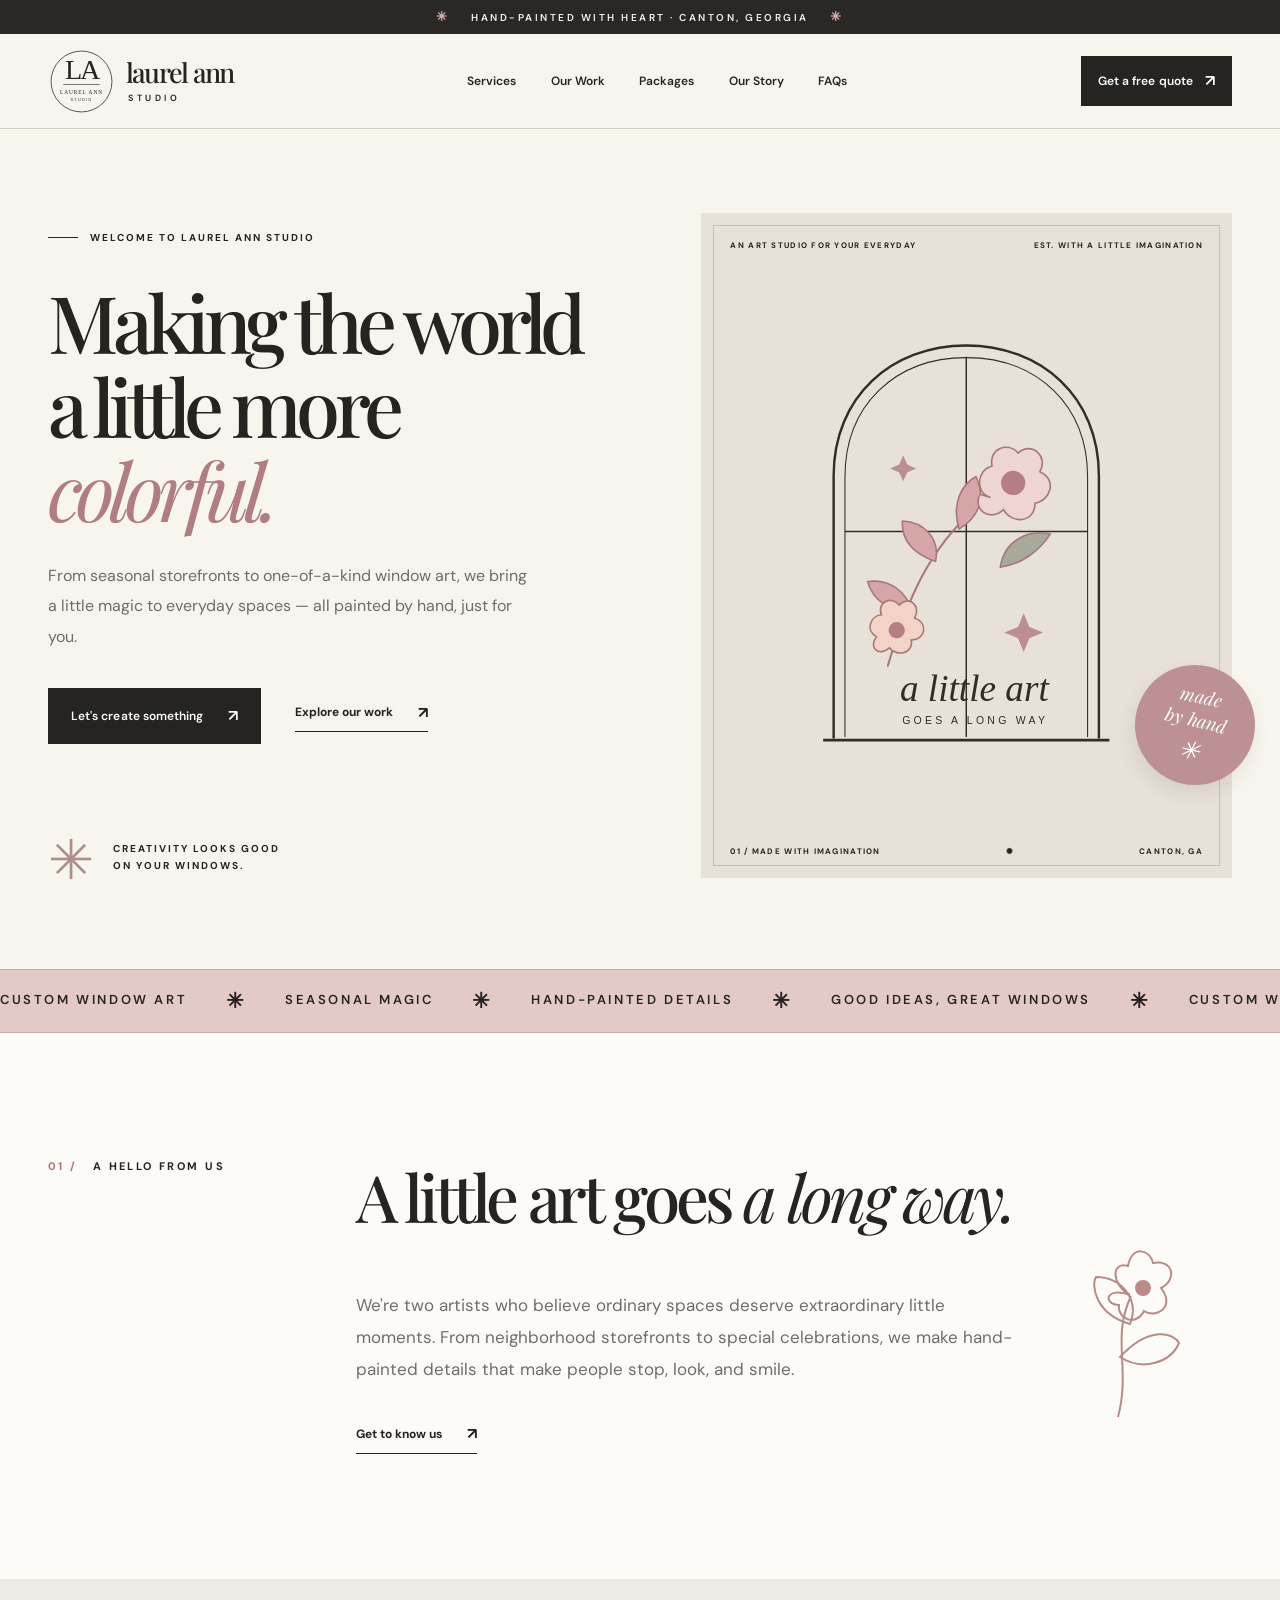
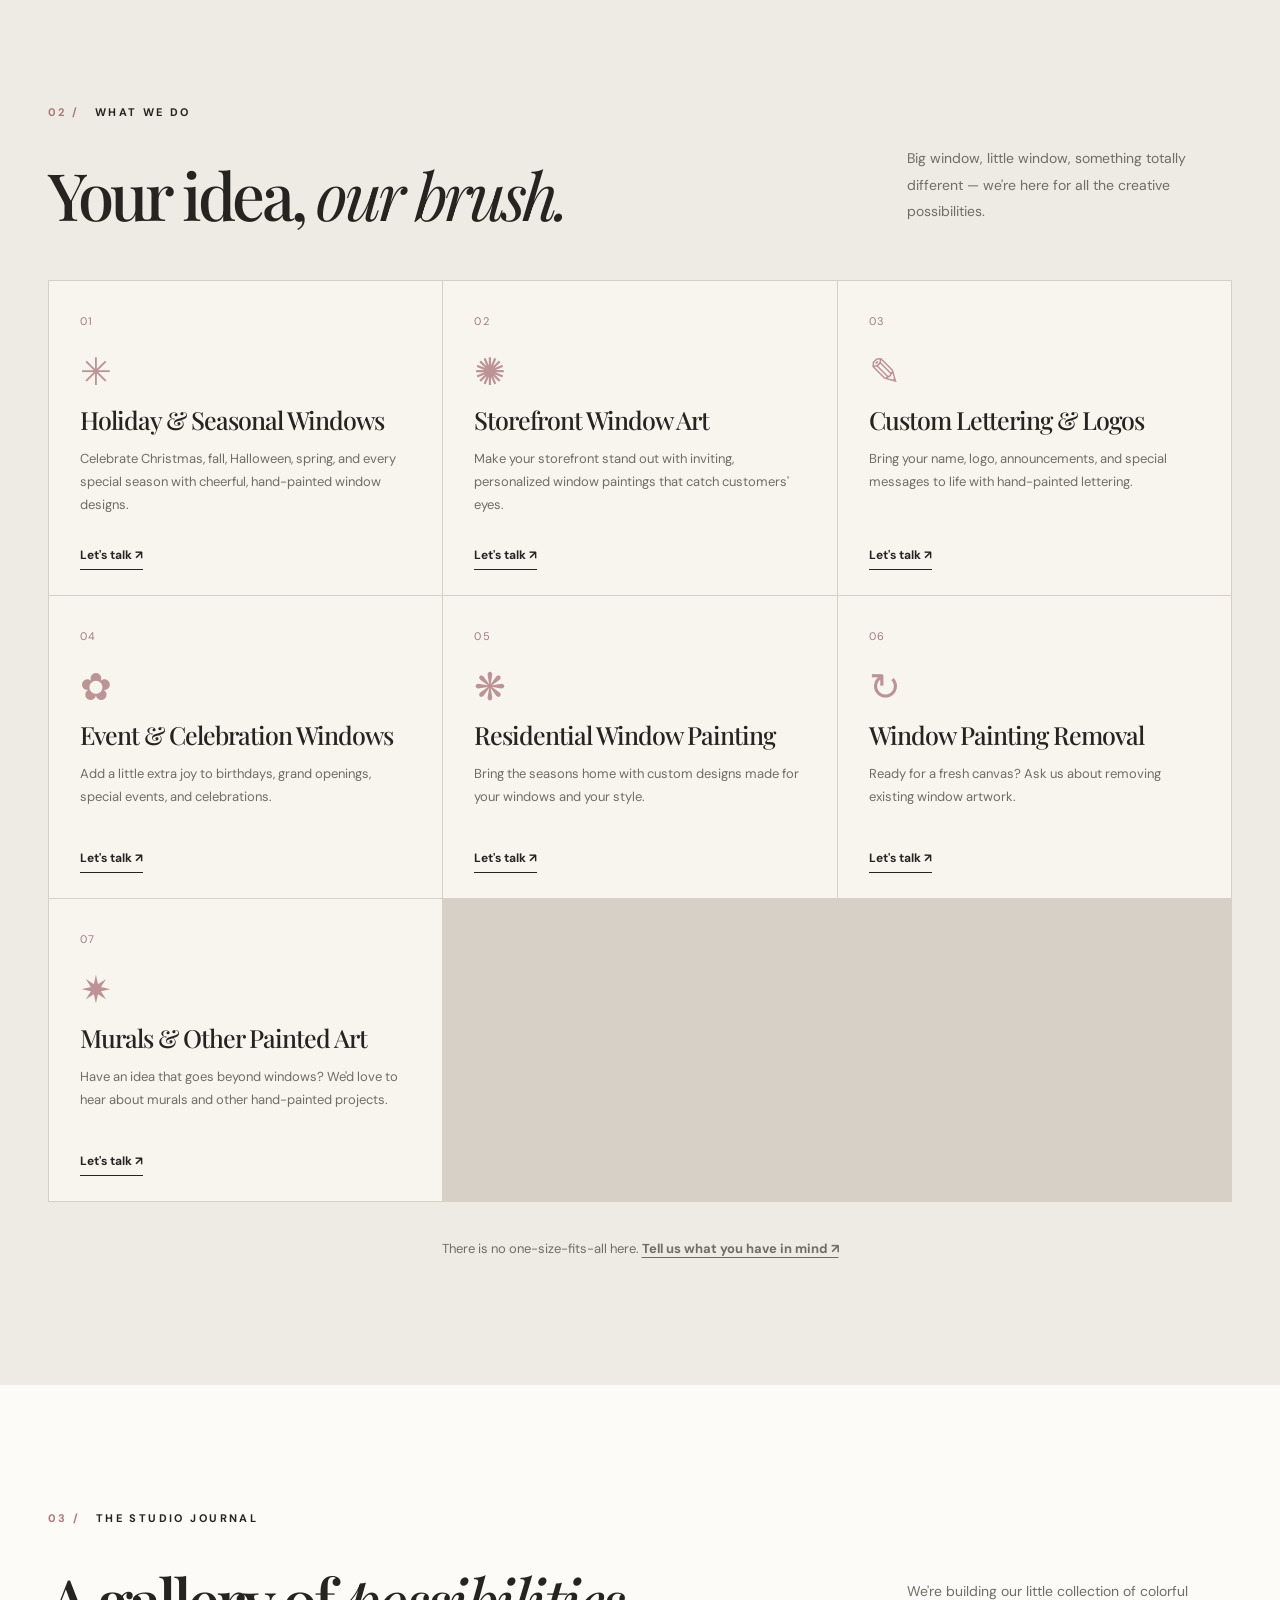
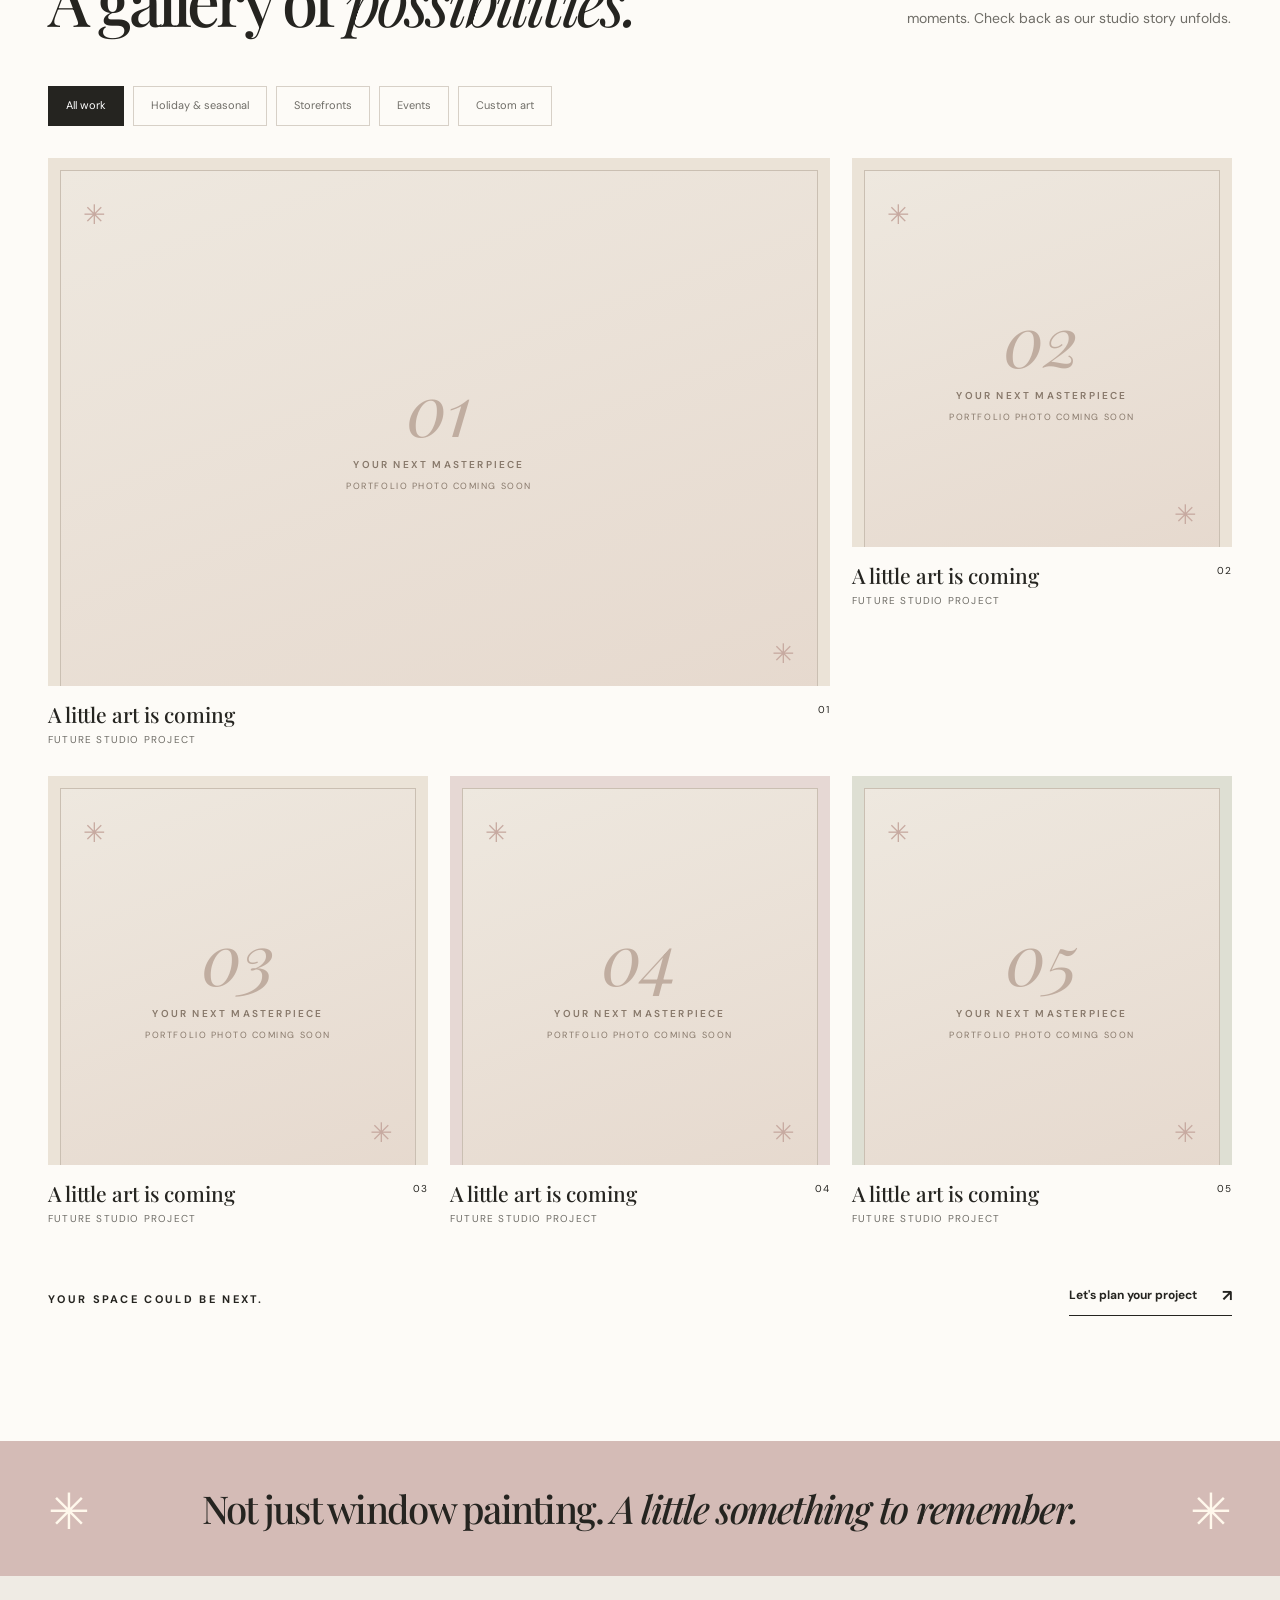
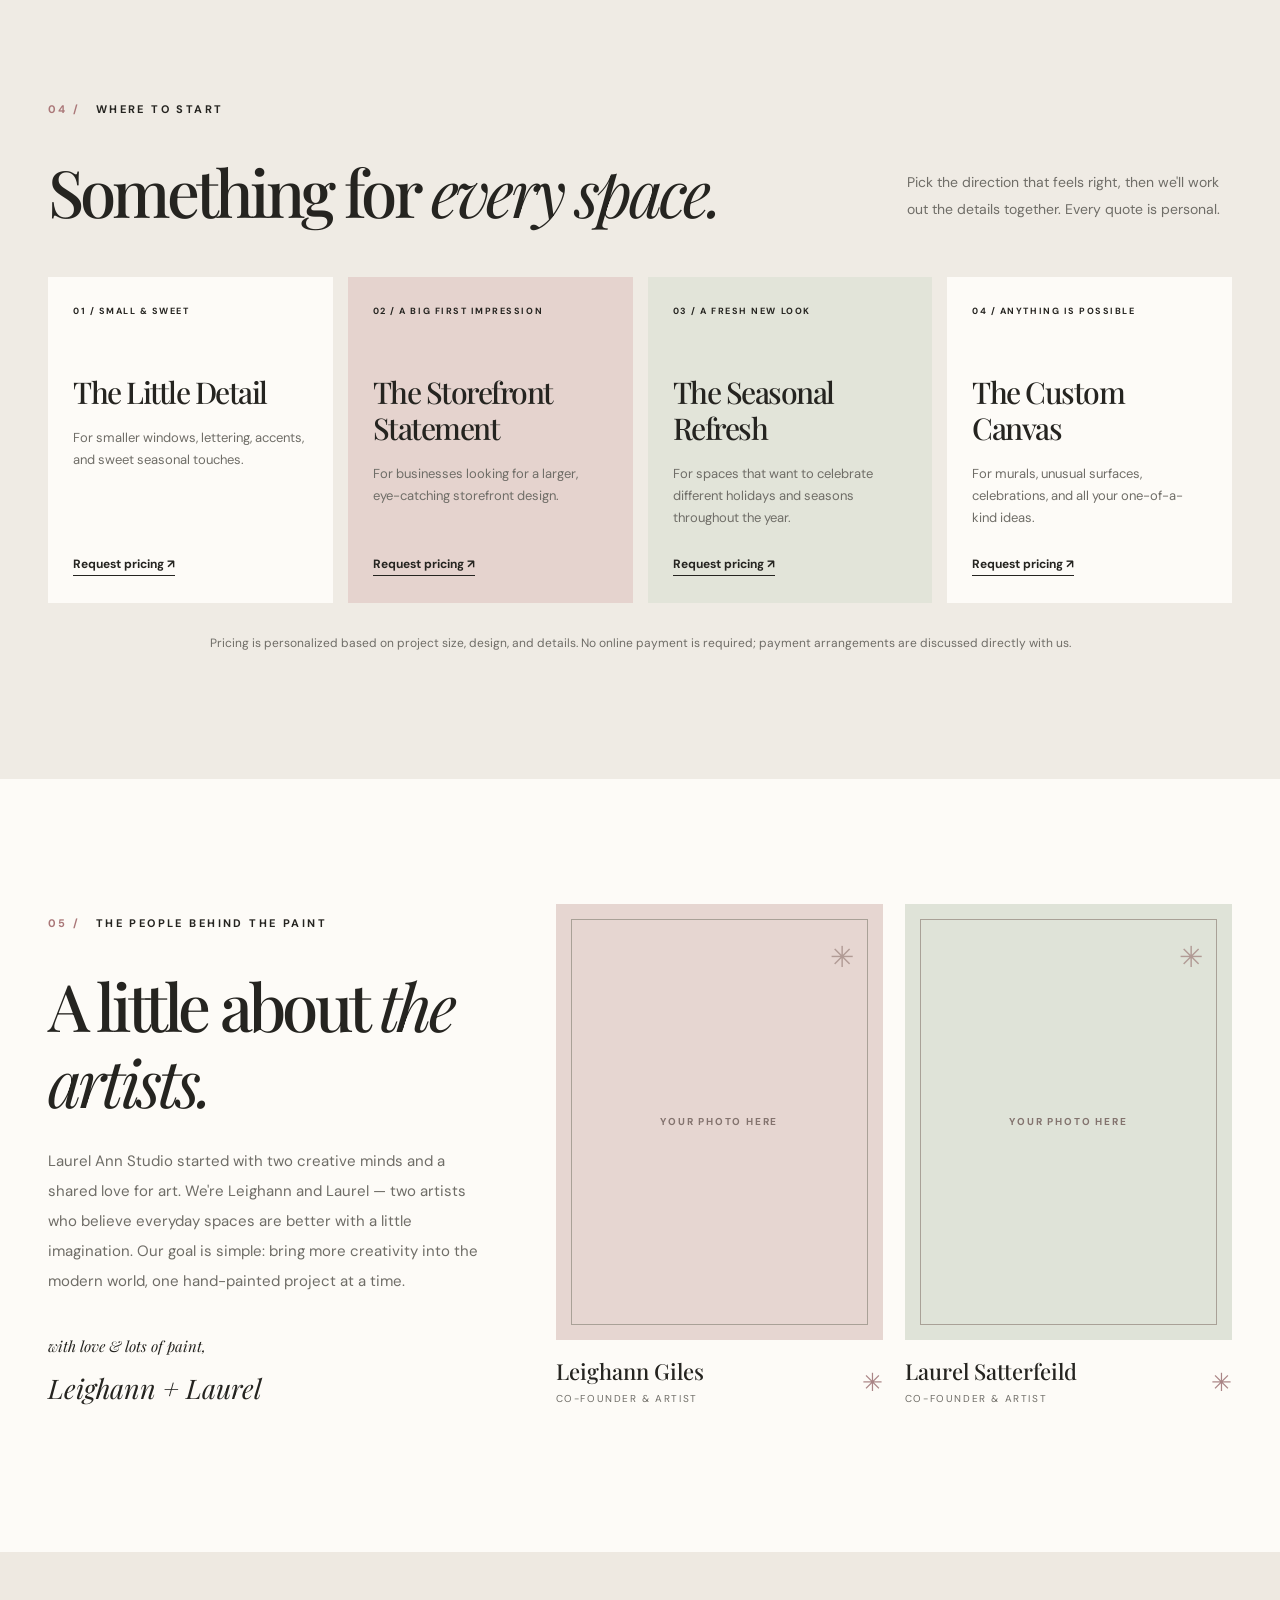
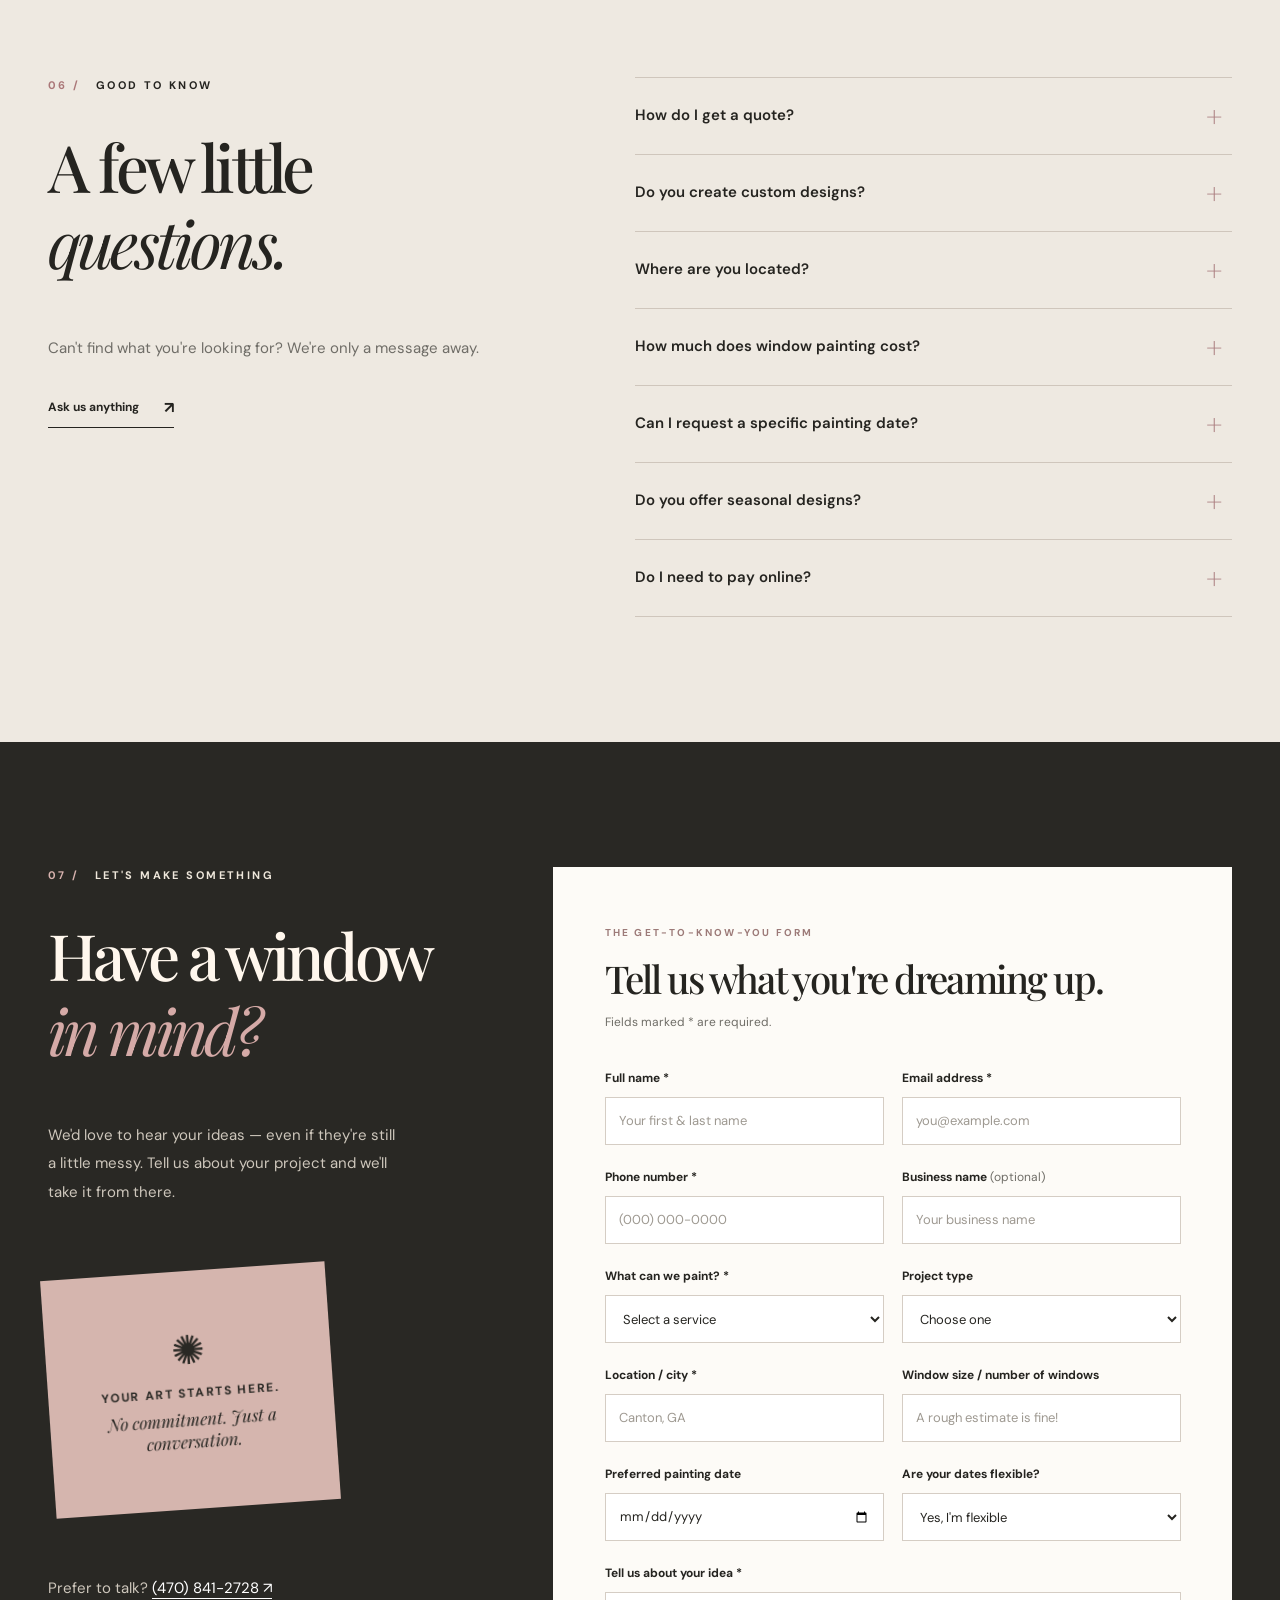
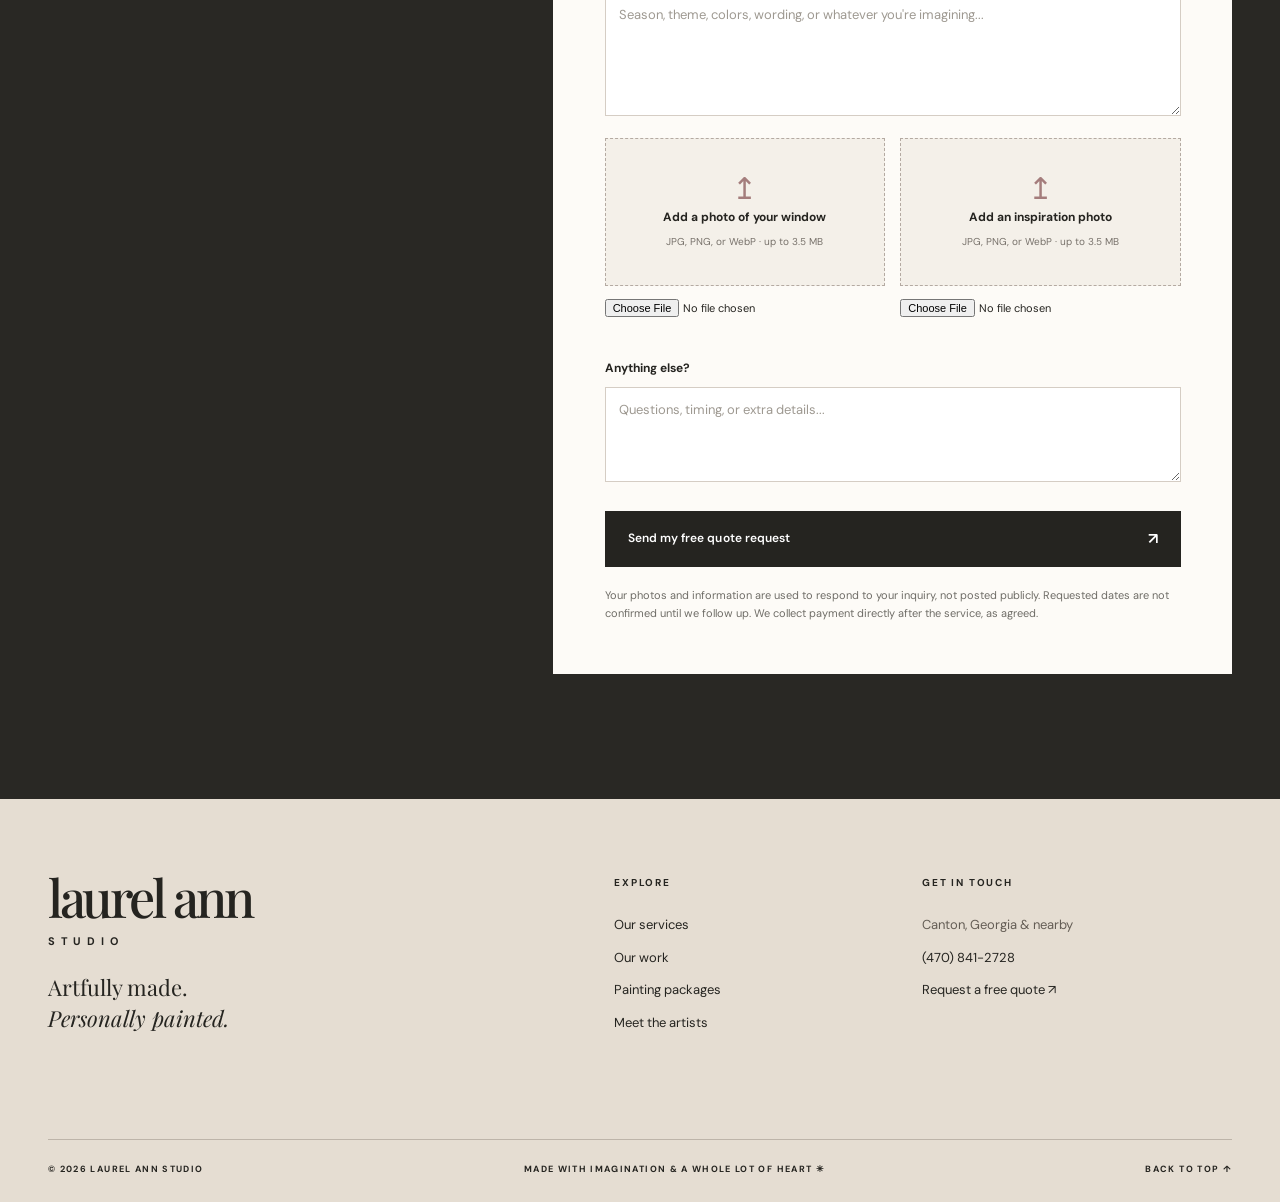
<file: index.html>
<!doctype html>
<html lang="en">
<head>
  <meta charset="utf-8">
  <meta name="viewport" content="width=device-width, initial-scale=1">
  <meta name="theme-color" content="#f8f5ef">
  <meta name="description" content="Laurel Ann Studio creates custom hand-painted holiday windows, storefront artwork, lettering and murals in Canton, Georgia and nearby communities. Request a free quote.">
  <meta property="og:type" content="website">
  <meta property="og:title" content="Laurel Ann Studio | Hand-Painted Window Art in Canton, GA">
  <meta property="og:description" content="Beautifully personal window paintings, seasonal storefronts, lettering and artwork in Canton, Georgia.">
  <title>Laurel Ann Studio | Custom Window Painting in Canton, GA</title>
  <link rel="icon" type="image/svg+xml" href="/favicon.svg">
  <link rel="preconnect" href="https://fonts.googleapis.com">
  <link rel="preconnect" href="https://fonts.gstatic.com" crossorigin>
  <link href="https://fonts.googleapis.com/css2?family=DM+Sans:wght@400;500;600;700&family=Playfair+Display:ital,wght@0,400;0,500;0,600;0,700;1,400;1,500&display=swap" rel="stylesheet">
  <link rel="stylesheet" href="/styles.css">
  <script defer src="/script.js"></script>
  <script type="application/ld+json">{"@context":"https://schema.org","@type":"LocalBusiness","name":"Laurel Ann Studio","description":"Locally owned custom window painting and hand-painted artwork studio serving Canton, Georgia and nearby areas.","telephone":"+1-470-841-2728","areaServed":{"@type":"Place","name":"Canton, Georgia and nearby communities"},"address":{"@type":"PostalAddress","addressLocality":"Canton","addressRegion":"GA","addressCountry":"US"},"priceRange":"Custom quotes"}</script>
</head>
<body>
  <a class="skip-link" href="#main">Skip to content</a>
  <div class="announcement"><span class="sparkle" aria-hidden="true">✳</span> HAND-PAINTED WITH HEART · CANTON, GEORGIA <span class="sparkle" aria-hidden="true">✳</span></div>
  <header class="site-header" id="top">
    <div class="header-inner wrap">
      <a class="brand" href="#top" aria-label="Laurel Ann Studio, back to home">
        <svg class="brand-mark" viewBox="0 0 88 88" aria-hidden="true"><circle cx="44" cy="44" r="40" fill="none" stroke="currentColor" stroke-width="1"/><text x="44" y="41" text-anchor="middle" class="mark-initials">LA</text><path d="M20 48h48" stroke="currentColor" stroke-width=".8"/><text x="44" y="61" text-anchor="middle" class="mark-name">LAUREL ANN</text><text x="44" y="70" text-anchor="middle" class="mark-studio">STUDIO</text></svg>
        <span class="brand-wordmark"><strong>laurel ann</strong><span>STUDIO</span></span>
      </a>
      <nav class="desktop-nav" aria-label="Main navigation">
        <a href="#services">Services</a><a href="#portfolio">Our Work</a><a href="#packages">Packages</a><a href="#about">Our Story</a><a href="#faq">FAQs</a>
      </nav>
      <a class="btn btn-dark header-cta" href="#quote">Get a free quote <span aria-hidden="true">↗</span></a>
      <button class="menu-toggle" type="button" aria-label="Open navigation menu" aria-expanded="false" aria-controls="mobile-menu"><span></span><span></span><span></span></button>
    </div>
    <nav class="mobile-nav" id="mobile-menu" aria-label="Mobile navigation" hidden>
      <a href="#services">Services</a><a href="#portfolio">Our Work</a><a href="#packages">Packages</a><a href="#about">Our Story</a><a href="#faq">FAQs</a><a href="#quote">Get a Free Quote ↗</a>
    </nav>
  </header>
  <main id="main">
    <section class="hero section-pad" aria-labelledby="hero-title">
      <div class="wrap hero-grid">
        <div class="hero-copy">
          <div class="eyebrow"><span class="eyebrow-line"></span> WELCOME TO LAUREL ANN STUDIO</div>
          <h1 id="hero-title">Making the world a little more <em>colorful.</em></h1>
          <p class="hero-intro" id="hero-description">From seasonal storefronts to one-of-a-kind window art, we bring a little magic to everyday spaces — all painted by hand, just for you.</p>
          <div class="hero-actions"><a class="btn btn-dark" href="#quote">Let's create something <span aria-hidden="true">↗</span></a><a class="text-link" href="#portfolio">Explore our work <span aria-hidden="true">↗</span></a></div>
          <div class="hero-bottom"><span class="asterisk" aria-hidden="true">✳</span><span>CREATIVITY LOOKS GOOD<br>ON YOUR WINDOWS.</span></div>
        </div>
        <div class="hero-art" aria-label="Decorative illustration of a painted studio window">
          <div class="hero-art-top"><span>AN ART STUDIO FOR YOUR EVERYDAY</span><span>EST. WITH A LITTLE IMAGINATION</span></div>
          <div class="illustration-stage">
            <svg viewBox="0 0 520 570" class="window-illustration" aria-hidden="true">
              <path d="M96 520V195C96 97 168 34 260 34S424 97 424 195v325" stroke="#302c29" stroke-width="3" fill="none"/>
              <path d="M110 518V197c0-89 62-148 150-148s150 59 150 148v321" stroke="#302c29" stroke-width="1.3" fill="none"/>
              <path d="M260 48v470M110 264h300" stroke="#302c29" stroke-width="1.8" fill="none"/>
              <path d="M83 522h354" stroke="#302c29" stroke-width="3.5" fill="none"/>
              <g fill="none" stroke="#a6787b" stroke-linecap="round" stroke-linejoin="round">
                <path d="M163 430c23-78 49-144 111-197" stroke-width="2.5"/>
                <path d="M222 301c-32-11-42-30-41-50 27 1 47 22 41 50ZM251 261c-10-34 5-56 21-65 11 24 7 48-21 65ZM194 365c-27-1-50-16-56-39 26-4 48 11 56 39Z" fill="#d6a6a6" stroke-width="2"/>
                <path d="M279 234c9-37 33-60 65-69-1 38-26 63-65 69Z" fill="#a7aa98" stroke-width="2"/>
                <path d="M302 308c25-3 48-19 62-41-29-6-57 9-62 41Z" fill="#a7aa98" stroke-width="2"/>
              </g>
              <g stroke="#a6787b" stroke-width="2" fill="#eed4d3">
                <path d="M290 222c-19-5-18-34 2-39-5-21 20-31 32-16 17-15 38 4 27 23 22 10 13 36-6 39 0 25-29 26-39 8-17 16-39-1-29-19Z"/>
                <circle cx="318" cy="204" r="15" fill="#b57e84" stroke="none"/>
                <path d="M149 394c-14-7-8-26 6-27-6-16 13-24 22-12 12-13 28 1 19 16 19 7 12 28-4 27 3 17-18 21-27 10-12 11-27 1-16-14Z" fill="#f2d3c5"/>
                <circle cx="174" cy="386" r="10" fill="#b57e84" stroke="none"/>
              </g>
              <path d="M324 382l7-17 7 17 17 7-17 7-7 17-7-17-17-7Z" fill="#bb8f90"/>
              <path d="M177 181l5-11 5 11 11 5-11 5-5 11-5-11-11-5Z" fill="#bb8f90"/>
              <text x="270" y="474" fill="#302c29" text-anchor="middle" style="font: italic 46px Georgia,serif">a little art</text>
              <text x="271" y="502" fill="#302c29" text-anchor="middle" style="font: 13px Arial,sans-serif;letter-spacing:4px">GOES A LONG WAY</text>
            </svg>
          </div>
          <div class="hero-art-bottom"><span>01 / MADE WITH IMAGINATION</span><span class="mini-star">✺</span><span>CANTON, GA</span></div>
          <div class="art-sticker" aria-hidden="true">made<br>by hand <span>✳</span></div>
        </div>
      </div>
    </section>

    <div class="marquee" aria-label="Window art, custom lettering, seasonal magic"><div class="marquee-track">CUSTOM WINDOW ART <span>✳</span> SEASONAL MAGIC <span>✳</span> HAND-PAINTED DETAILS <span>✳</span> GOOD IDEAS, GREAT WINDOWS <span>✳</span> CUSTOM WINDOW ART <span>✳</span> SEASONAL MAGIC <span>✳</span> HAND-PAINTED DETAILS <span>✳</span></div></div>

    <section class="intro-section section-pad" aria-labelledby="intro-title">
      <div class="wrap intro-grid"><div class="section-label"><span class="number">01 /</span> A HELLO FROM US</div><div><h2 id="intro-title">A little art goes <em>a long way.</em></h2><p id="intro-description">We're two artists who believe ordinary spaces deserve extraordinary little moments. From neighborhood storefronts to special celebrations, we make hand-painted details that make people stop, look, and smile.</p><a class="text-link" href="#about">Get to know us <span aria-hidden="true">↗</span></a></div><div class="intro-doodle" aria-hidden="true"><svg viewBox="0 0 120 175"><path d="M53 169C66 120 46 91 66 48" fill="none" stroke="currentColor" stroke-width="2"/><path d="M65 76C30 66 26 37 31 29c25 0 44 22 34 47ZM55 109c30-32 53-24 59-14-8 19-36 29-59 14Z" fill="none" stroke="currentColor" stroke-width="2"/><path d="M65 47C46 37 46 13 63 18c4-21 22-17 25-3 21-4 24 17 8 25 15 19-5 31-17 23-8 16-27 8-25-6-17-1-13-19 11-10Z" fill="none" stroke="currentColor" stroke-width="2"/><circle cx="78" cy="40" r="8" fill="currentColor"/></svg></div></div>
    </section>

    <section id="services" class="services-section section-pad" aria-labelledby="services-title">
      <div class="wrap"><div class="section-header"><div><div class="section-label"><span class="number">02 /</span> WHAT WE DO</div><h2 id="services-title">Your idea, <em>our brush.</em></h2></div><p>Big window, little window, something totally different — we're here for all the creative possibilities.</p></div>
        <div class="services-grid" id="services-grid">
          <article class="service-card"><span class="service-no">01</span><div class="service-icon">✳</div><h3>Holiday & Seasonal Windows</h3><p>Celebrate every season with cheerful, custom window artwork.</p><a href="#quote" aria-label="Request a quote for holiday window painting">Let's talk ↗</a></article>
          <article class="service-card"><span class="service-no">02</span><div class="service-icon">✺</div><h3>Storefront Window Art</h3><p>Give your business a creative, eye-catching first impression.</p><a href="#quote">Let's talk ↗</a></article>
          <article class="service-card"><span class="service-no">03</span><div class="service-icon">✎</div><h3>Custom Lettering & Logos</h3><p>Hand-painted lettering, branded details, and custom messages.</p><a href="#quote">Let's talk ↗</a></article>
        </div>
        <p class="section-note">There is no one-size-fits-all here. <a href="#quote">Tell us what you have in mind ↗</a></p>
      </div>
    </section>

    <section id="portfolio" class="portfolio-section section-pad" aria-labelledby="portfolio-title">
      <div class="wrap"><div class="section-header"><div><div class="section-label"><span class="number">03 /</span> THE STUDIO JOURNAL</div><h2 id="portfolio-title">A gallery of <em>possibilities.</em></h2></div><p>We're building our little collection of colorful moments. Check back as our studio story unfolds.</p></div>
        <div class="gallery-filter" id="gallery-filters" aria-label="Filter artwork by category"><button type="button" class="active" data-filter="All" aria-pressed="true">All work</button><button type="button" data-filter="Holiday & Seasonal" aria-pressed="false">Holiday & seasonal</button><button type="button" data-filter="Storefronts" aria-pressed="false">Storefronts</button><button type="button" data-filter="Events" aria-pressed="false">Events</button><button type="button" data-filter="Custom Art" aria-pressed="false">Custom art</button></div>
        <div class="portfolio-grid" id="portfolio-grid" aria-live="polite"><div class="portfolio-placeholder"><span>01</span><strong>YOUR NEXT MASTERPIECE</strong><small>PORTFOLIO PHOTO COMING SOON</small></div><div class="portfolio-placeholder"><span>02</span><strong>YOUR NEXT MASTERPIECE</strong><small>PORTFOLIO PHOTO COMING SOON</small></div><div class="portfolio-placeholder"><span>03</span><strong>YOUR NEXT MASTERPIECE</strong><small>PORTFOLIO PHOTO COMING SOON</small></div><div class="portfolio-placeholder"><span>04</span><strong>YOUR NEXT MASTERPIECE</strong><small>PORTFOLIO PHOTO COMING SOON</small></div><div class="portfolio-placeholder"><span>05</span><strong>YOUR NEXT MASTERPIECE</strong><small>PORTFOLIO PHOTO COMING SOON</small></div></div>
        <div class="portfolio-foot"><span>YOUR SPACE COULD BE NEXT.</span><a class="text-link" href="#quote">Let's plan your project <span aria-hidden="true">↗</span></a></div>
      </div>
    </section>

    <section class="callout-strip" aria-label="Studio message"><div class="wrap"><span class="callout-flower" aria-hidden="true">✳</span><p>Not just window painting. <em>A little something to remember.</em></p><span class="callout-flower" aria-hidden="true">✳</span></div></section>

    <section id="packages" class="packages-section section-pad" aria-labelledby="packages-title">
      <div class="wrap"><div class="section-header"><div><div class="section-label"><span class="number">04 /</span> WHERE TO START</div><h2 id="packages-title">Something for <em>every space.</em></h2></div><p>Pick the direction that feels right, then we'll work out the details together. Every quote is personal.</p></div><div class="packages-grid" id="packages-grid">
        <article class="package-card"><span>01 / SMALL & SWEET</span><h3>The Little Detail</h3><p>Perfect for smaller windows, lettering, and sweet seasonal touches.</p><a href="#quote">Request pricing ↗</a></article>
        <article class="package-card"><span>02 / A BIG FIRST IMPRESSION</span><h3>The Storefront Statement</h3><p>Let your business window do a little talking.</p><a href="#quote">Request pricing ↗</a></article>
        <article class="package-card"><span>03 / A FRESH NEW LOOK</span><h3>The Seasonal Refresh</h3><p>Art that changes along with the seasons.</p><a href="#quote">Request pricing ↗</a></article>
        <article class="package-card"><span>04 / ANYTHING IS POSSIBLE</span><h3>The Custom Canvas</h3><p>For the imaginative, unexpected, and completely custom.</p><a href="#quote">Request pricing ↗</a></article>
      </div><p class="package-fineprint">Pricing is personalized based on project size, design, and details. No online payment is required; payment arrangements are discussed directly with us.</p></div>
    </section>

    <section id="about" class="about-section section-pad" aria-labelledby="about-title">
      <div class="wrap about-grid"><div class="about-heading"><div class="section-label"><span class="number">05 /</span> THE PEOPLE BEHIND THE PAINT</div><h2 id="about-title">A little about <em>the artists.</em></h2><p id="studio-story">Laurel Ann Studio started with two creative minds and a shared love for art. We're Leighann and Laurel — two artists who believe everyday spaces are better with a little imagination. Our goal is simple: bring more creativity into the modern world, one hand-painted project at a time.</p><div class="signature-note">with love & lots of paint, <span>Leighann + Laurel</span></div></div><div class="artist-grid" id="artist-grid"><article class="artist-card"><div class="artist-image blank-photo"><span>YOUR PHOTO HERE</span></div><div class="artist-meta"><div><h3>Leighann Giles</h3><p>Co-Founder & Artist</p></div><span aria-hidden="true">✳</span></div></article><article class="artist-card"><div class="artist-image blank-photo"><span>YOUR PHOTO HERE</span></div><div class="artist-meta"><div><h3>Laurel Satterfeild</h3><p>Co-Founder & Artist</p></div><span aria-hidden="true">✳</span></div></article></div></div>
    </section>

    <section id="reviews" class="reviews-section section-pad" aria-labelledby="reviews-title" hidden><div class="wrap"><div class="section-label"><span class="number">06 /</span> KIND WORDS</div><h2 id="reviews-title">From our <em>lovely clients.</em></h2><div class="reviews-grid" id="reviews-grid"></div></div></section>

    <section id="faq" class="faq-section section-pad" aria-labelledby="faq-title"><div class="wrap faq-grid"><div><div class="section-label"><span class="number">06 /</span> GOOD TO KNOW</div><h2 id="faq-title">A few little <em>questions.</em></h2><p>Can't find what you're looking for? We're only a message away.</p><a class="text-link" href="#quote">Ask us anything <span aria-hidden="true">↗</span></a></div><div id="faq-list" class="faq-list"><details><summary>How do I get a quote?<span aria-hidden="true">+</span></summary><p>Fill out our free quote form with a few details and any photos you have.</p></details><details><summary>Do you create custom designs?<span aria-hidden="true">+</span></summary><p>Absolutely! Every piece is made for you.</p></details></div></div></section>

    <section id="quote" class="quote-section section-pad" aria-labelledby="quote-title"><div class="wrap quote-grid"><div class="quote-aside"><div class="section-label light-label"><span class="number">07 /</span> LET'S MAKE SOMETHING</div><h2 id="quote-title">Have a window <em>in mind?</em></h2><p>We'd love to hear your ideas — even if they're still a little messy. Tell us about your project and we'll take it from there.</p><div class="quote-aside-card"><span class="quote-aside-star" aria-hidden="true">✺</span><strong>YOUR ART STARTS HERE.</strong><span>No commitment. Just a conversation.</span></div><p class="contact-line">Prefer to talk? <a href="tel:+14708412728">(470) 841-2728 ↗</a></p></div>
      <div class="form-panel"><div class="form-heading"><span>THE GET-TO-KNOW-YOU FORM</span><h3>Tell us what you're dreaming up.</h3><p>Fields marked * are required.</p></div>
        <form name="quote-request" method="POST" data-netlify="true" netlify-honeypot="company_website" enctype="multipart/form-data" action="/thank-you/" id="quote-form">
          <input type="hidden" name="form-name" value="quote-request">
          <p class="honeypot" aria-hidden="true"><label>Leave this field blank: <input name="company_website" tabindex="-1" autocomplete="off"></label></p>
          <div class="form-row"><label>Full name *<input name="name" type="text" autocomplete="name" maxlength="120" required placeholder="Your first & last name"></label><label>Email address *<input name="email" type="email" autocomplete="email" maxlength="180" required placeholder="you@example.com"></label></div>
          <div class="form-row"><label>Phone number *<input name="phone" type="tel" autocomplete="tel" maxlength="40" required placeholder="(000) 000-0000"></label><label>Business name <span>(optional)</span><input name="business" type="text" maxlength="120" placeholder="Your business name"></label></div>
          <div class="form-row"><label>What can we paint? *<select name="service" required><option value="">Select a service</option><option>Holiday & Seasonal Window Painting</option><option>Storefront Window Art</option><option>Custom Lettering & Logos</option><option>Event & Celebration Windows</option><option>Residential Window Painting</option><option>Window Painting Removal</option><option>Murals & Other Artwork</option><option>General Question / Something Else</option></select></label><label>Project type <select name="project_type"><option value="">Choose one</option><option>Business / Commercial</option><option>Residential</option><option>Event / Other</option></select></label></div>
          <div class="form-row"><label>Location / city *<input name="location" type="text" maxlength="200" required placeholder="Canton, GA"></label><label>Window size / number of windows <input name="size" type="text" maxlength="180" placeholder="A rough estimate is fine!"></label></div>
          <div class="form-row"><label>Preferred painting date <input name="preferred_date" type="date" id="preferred-date"></label><label>Are your dates flexible? <select name="date_flexible"><option>Yes, I'm flexible</option><option>I have a specific date in mind</option><option>Not sure yet</option></select></label></div>
          <label class="full-field">Tell us about your idea *<textarea name="description" required rows="5" maxlength="4000" placeholder="Season, theme, colors, wording, or whatever you're imagining..."></textarea></label>
          <div class="upload-row"><div class="upload-group"><label for="window-photo" class="upload-label"><span aria-hidden="true">↥</span><strong>Add a photo of your window</strong><small>JPG, PNG, or WebP · up to 3.5 MB</small></label><input id="window-photo" type="file" accept="image/jpeg,image/png,image/webp" name="window_photo" aria-describedby="window-preview"><div id="window-preview" class="file-preview" aria-live="polite"></div></div><div class="upload-group"><label for="inspiration-photo" class="upload-label"><span aria-hidden="true">↥</span><strong>Add an inspiration photo</strong><small>JPG, PNG, or WebP · up to 3.5 MB</small></label><input id="inspiration-photo" type="file" accept="image/jpeg,image/png,image/webp" name="inspiration_photo" aria-describedby="inspiration-preview"><div id="inspiration-preview" class="file-preview" aria-live="polite"></div></div></div>
          <label class="full-field">Anything else? <textarea name="notes" rows="3" maxlength="1800" placeholder="Questions, timing, or extra details..."></textarea></label>
          <div id="form-error" class="form-error" role="alert" hidden></div>
          <button type="submit" class="btn btn-dark btn-submit">Send my free quote request <span aria-hidden="true">↗</span></button>
          <p class="form-note">Your photos and information are used to respond to your inquiry, not posted publicly. Requested dates are not confirmed until we follow up. We collect payment directly after the service, as agreed.</p>
        </form>
      </div>
    </div></section>
  </main>
  <footer class="footer"><div class="wrap"><div class="footer-top"><div><a class="footer-logo" href="#top">laurel ann<span>STUDIO</span></a><p>Artfully made.<br><em>Personally painted.</em></p></div><div class="footer-col"><strong>EXPLORE</strong><a href="#services">Our services</a><a href="#portfolio">Our work</a><a href="#packages">Painting packages</a><a href="#about">Meet the artists</a></div><div class="footer-col"><strong>GET IN TOUCH</strong><span>Canton, Georgia & nearby</span><a href="tel:+14708412728">(470) 841-2728</a><a href="#quote">Request a free quote ↗</a><a id="email-link" hidden></a><div class="social-links" id="social-links"></div></div></div><div class="footer-bottom"><span>© <span id="copyright-year">2026</span> LAUREL ANN STUDIO</span><span>MADE WITH IMAGINATION & A WHOLE LOT OF HEART <span aria-hidden="true">✳</span></span><a href="#top">BACK TO TOP ↑</a></div></div></footer>
</body>
</html>
</file>
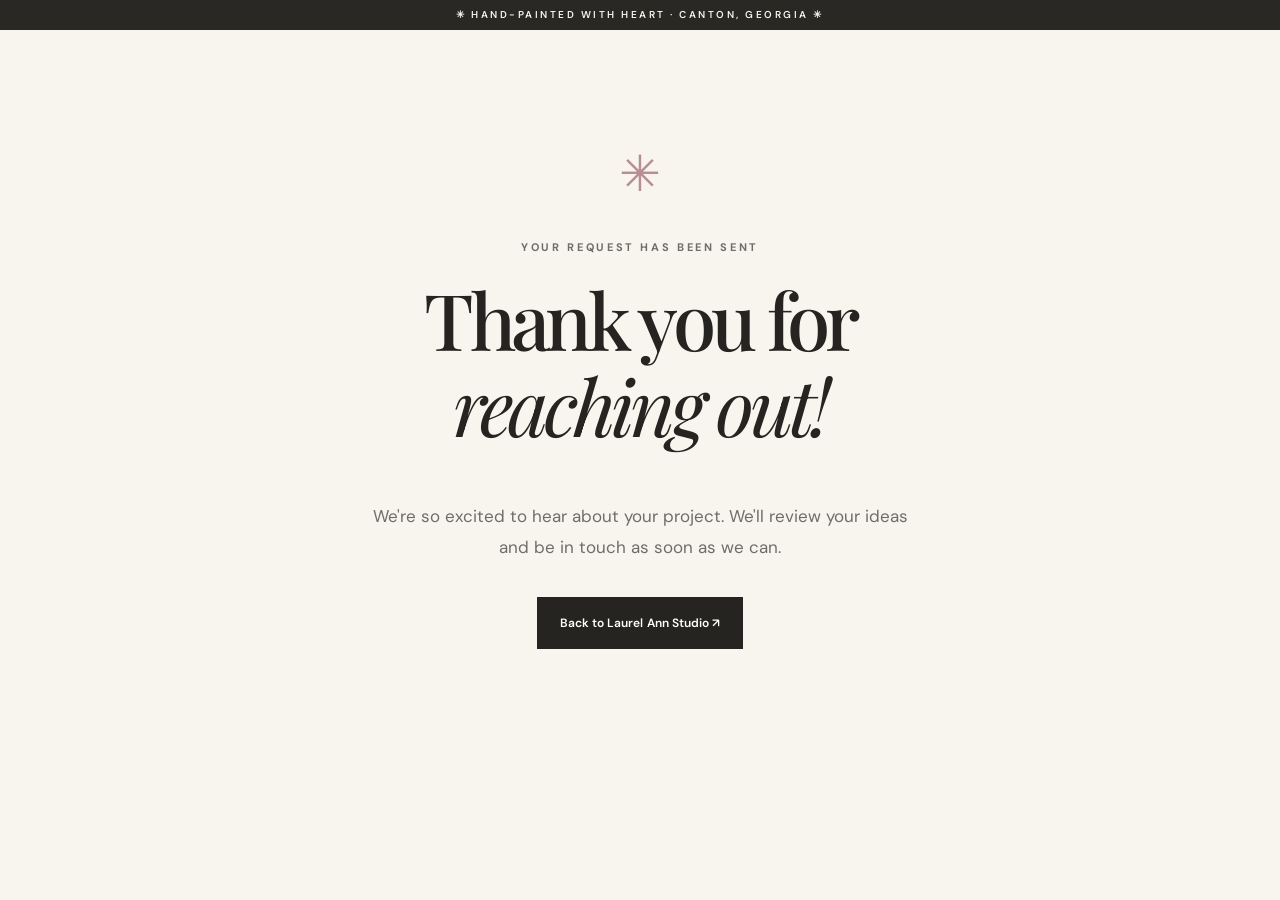
<file: thank-you/index.html>
<!doctype html><html lang="en"><head><meta charset="utf-8"><meta name="viewport" content="width=device-width,initial-scale=1"><meta name="robots" content="noindex"><meta name="theme-color" content="#f8f5ef"><link rel="icon" type="image/svg+xml" href="/favicon.svg"><link rel="preconnect" href="https://fonts.googleapis.com"><link rel="preconnect" href="https://fonts.gstatic.com" crossorigin><link href="https://fonts.googleapis.com/css2?family=DM+Sans:wght@400;500;600&family=Playfair+Display:ital,wght@0,400;1,400&display=swap" rel="stylesheet"><link rel="stylesheet" href="/styles.css"><title>Thank You | Laurel Ann Studio</title></head><body><div class="announcement">✳ HAND-PAINTED WITH HEART · CANTON, GEORGIA ✳</div><main style="min-height:80vh;display:flex;justify-content:center;align-items:center;text-align:center;padding:50px 20px"><div style="max-width:650px"><div style="font-size:50px;color:#b88e90">✳</div><p style="font-size:11px;letter-spacing:.24em;font-weight:700;margin:20px 0">YOUR REQUEST HAS BEEN SENT</p><h1 style="font-size:clamp(45px,7vw,78px);letter-spacing:-.06em;line-height:1.1">Thank you for<br><em>reaching out!</em></h1><p style="font-size:17px;line-height:1.8;max-width:540px;margin:0 auto 35px">We're so excited to hear about your project. We'll review your ideas and be in touch as soon as we can.</p><a class="btn btn-dark" href="/">Back to Laurel Ann Studio ↗</a></div></main></body></html>
</file>
<file: styles.css>
:root{--ink:#252420;--muted:#6f6d67;--cream:#f8f5ef;--paper:#fdfbf7;--pale:#ede6dc;--rose:#d7b2ae;--sage:#b2bba6;--line:#d7d0c7;--serif:'Playfair Display',Georgia,serif;--sans:'DM Sans',Arial,sans-serif;--ease:cubic-bezier(.22,1,.36,1)}
*{box-sizing:border-box}html{scroll-behavior:smooth;scroll-padding-top:90px}body{margin:0;background:var(--cream);color:var(--ink);font:400 15px/1.75 var(--sans);-webkit-font-smoothing:antialiased}img,svg{max-width:100%}button,input,select,textarea{font:inherit}a{color:inherit}a:hover{text-decoration-color:currentColor}button,a,input,select,textarea{outline-offset:4px}::selection{background:var(--rose);color:var(--ink)}[hidden]{display:none!important}.wrap{width:min(1320px,calc(100% - 96px));margin-inline:auto}.section-pad{padding:125px 0}h1,h2,h3,p{margin-top:0}h1,h2,h3{font-family:var(--serif);font-weight:500}h2{font-size:clamp(42px,5.1vw,75px);line-height:1.17;letter-spacing:-.058em}h2 em,h1 em{font-weight:400}p{color:var(--muted)}.skip-link{position:absolute;top:-60px;left:15px;background:white;color:#000;padding:10px;z-index:30}.skip-link:focus{top:10px}.announcement{text-align:center;background:#292824;color:#f7f3ed;font-size:10px;letter-spacing:.25em;padding:8px 12px;line-height:1.4;font-weight:600}.announcement .sparkle{font-size:13px;color:#d8b3af;margin:0 17px}.site-header{position:relative;z-index:20;background:var(--cream);border-bottom:1px solid var(--line)}.header-inner{min-height:94px;display:flex;align-items:center;justify-content:space-between;gap:20px}.brand{display:inline-flex;align-items:center;gap:11px;text-decoration:none;flex-shrink:0}.brand-mark{width:67px;height:67px}.mark-initials{font:37px Georgia,serif;letter-spacing:-3px;fill:currentColor}.mark-name{font:7px Georgia,serif;letter-spacing:1.3px;fill:currentColor}.mark-studio{font:5px Arial,sans-serif;letter-spacing:1.7px;fill:currentColor}.brand-wordmark{display:flex;flex-direction:column;align-items:flex-start}.brand-wordmark strong{font:500 27px/1.1 var(--serif);letter-spacing:-.065em}.brand-wordmark span{font:600 9px/1.3 var(--sans);letter-spacing:.4em;margin-left:2px;margin-top:5px}.desktop-nav{display:flex;gap:clamp(16px,2.7vw,40px);align-items:center}.desktop-nav a{font:600 12px/1 var(--sans);text-decoration:none;transition:opacity .2s}.desktop-nav a:hover{opacity:.55}.btn{display:inline-flex;align-items:center;justify-content:center;gap:25px;min-height:52px;padding:13px 22px;border:1px solid transparent;text-decoration:none;font-weight:600;font-size:12px;letter-spacing:.005em;cursor:pointer;transition:transform .25s var(--ease),background .25s,color .25s;border-radius:0}.btn:hover{transform:translateY(-3px)}.btn span{font-size:16px}.btn-dark{color:#fff;background:var(--ink)}.btn-dark:hover{background:#534f47}.header-cta{min-height:43px;padding:10px 16px;gap:12px}.menu-toggle{display:none;border:0;background:transparent;width:44px;height:44px;align-items:center;justify-content:center;flex-direction:column;gap:5px;cursor:pointer}.menu-toggle span{display:block;width:23px;height:1.5px;background:var(--ink);transition:transform .2s}.menu-toggle[aria-expanded=true] span:first-child{transform:translateY(6.5px) rotate(45deg)}.menu-toggle[aria-expanded=true] span:nth-child(2){opacity:0}.menu-toggle[aria-expanded=true] span:last-child{transform:translateY(-6.5px) rotate(-45deg)}.mobile-nav{position:absolute;background:var(--cream);left:0;right:0;top:100%;padding:18px 7% 24px;border-bottom:1px solid var(--line);box-shadow:0 10px 25px #00000010}.mobile-nav a{display:block;text-decoration:none;font-size:16px;padding:12px 0;border-bottom:1px solid var(--line)}
.section-label{font:700 11px/1.5 var(--sans);letter-spacing:.22em;display:flex;align-items:center;gap:15px;margin-bottom:35px;text-transform:uppercase}.number{color:#aa7778}.light-label{color:#eee7db}.light-label .number{color:#d7b2ae}.eyebrow{display:flex;align-items:center;gap:12px;font-size:10px;font-weight:700;letter-spacing:.2em}.eyebrow-line{display:inline-block;height:1px;width:30px;background:var(--ink)}.hero{padding-top:78px;padding-bottom:85px;overflow:hidden}.hero-grid{display:grid;grid-template-columns:1fr .92fr;gap:clamp(45px,6vw,110px);align-items:center}.hero-copy{padding:22px 0 0}.hero h1{font-size:clamp(57px,6.2vw,102px);line-height:1.06;letter-spacing:-.075em;margin:32px 0 30px}.hero h1 em{color:#af7d82;display:inline}.hero-intro{max-width:490px;font-size:16px;line-height:1.9}.hero-actions{display:flex;align-items:center;gap:34px;flex-wrap:wrap;margin:36px 0 85px}.text-link{display:inline-flex;gap:25px;align-items:center;text-decoration:none;border-bottom:1px solid var(--ink);font-weight:700;font-size:12px;padding-bottom:6px;line-height:1.6}.text-link span{font-size:16px}.text-link:hover{color:#a7777b;border-color:#a7777b}.hero-bottom{display:flex;align-items:center;gap:17px;font-size:10px;letter-spacing:.2em;font-weight:700;line-height:1.7}.asterisk{font:55px/1 var(--serif);color:#ac8e8f}.hero-art{position:relative;background:#e8e1d7;min-height:665px;padding:25px 29px 20px;display:flex;flex-direction:column}.hero-art::before{content:'';position:absolute;inset:12px;border:1px solid #c9beb0;pointer-events:none}.hero-art-top,.hero-art-bottom{display:flex;justify-content:space-between;gap:12px;align-items:center;position:relative;z-index:1;font-size:8px;letter-spacing:.16em;font-weight:700}.hero-art-bottom{margin-top:auto}.illustration-stage{flex:1;display:flex;align-items:center;justify-content:center;padding:10px 26px}.window-illustration{max-height:535px;width:100%}.art-sticker{position:absolute;right:-23px;bottom:93px;display:flex;align-items:center;justify-content:center;flex-direction:column;width:120px;height:120px;border-radius:50%;background:#bd9193;color:white;transform:rotate(13deg);font:italic 18px/1.35 var(--serif);text-align:center;box-shadow:0 9px 20px #00000014}.art-sticker span{font-size:25px}.marquee{background:#e4cac5;overflow:hidden;border-top:1px solid #c8a9a5;border-bottom:1px solid #c8a9a5}.marquee-track{white-space:nowrap;width:max-content;animation:marquee 45s linear infinite;padding:17px 0;font:600 13px var(--sans);letter-spacing:.2em}.marquee-track span{margin:0 33px;font-size:21px;vertical-align:middle}@keyframes marquee{to{transform:translateX(-50%)}}.intro-section{background:var(--paper)}.intro-grid{display:grid;grid-template-columns:.8fr 2fr .5fr;gap:40px;align-items:start}.intro-grid h2{max-width:760px}.intro-grid p{font-size:17px;max-width:685px;line-height:1.9;margin-bottom:34px}.intro-doodle{color:#b68b88;margin-top:90px}.intro-doodle svg{width:120px}.section-header{display:flex;align-items:end;justify-content:space-between;gap:50px;margin-bottom:48px}.section-header h2{margin:0}.section-header p{max-width:325px;margin:0 0 7px;font-size:14px;line-height:1.9}
.services-section{background:#eeebe4}.services-grid{display:grid;grid-template-columns:repeat(3,minmax(0,1fr));gap:1px;background:var(--line);border:1px solid var(--line)}.service-card{background:#f8f5ef;min-height:302px;padding:31px 31px 25px;display:flex;flex-direction:column;transition:background .25s}.service-card:hover{background:#fbf9f5}.service-no{font-size:11px;letter-spacing:.12em;color:#a37b7b}.service-icon{font:38px/1 var(--serif);color:#bd9495;margin:20px 0 15px}.service-card h3{font-size:25px;line-height:1.25;letter-spacing:-.04em;margin-bottom:13px}.service-card p{font-size:13px;line-height:1.75;margin-bottom:28px}.service-card a{align-self:start;margin-top:auto;text-decoration:none;font-weight:700;font-size:12px;border-bottom:1px solid var(--ink);padding-bottom:3px}.section-note{text-align:center;margin:36px 0 0;font-size:13px}.section-note a{font-weight:700;text-underline-offset:4px}.portfolio-section{background:var(--paper)}.gallery-filter{display:flex;flex-wrap:wrap;gap:9px;margin-bottom:32px}.gallery-filter button{border:1px solid var(--line);background:transparent;color:var(--muted);padding:9px 17px;font-size:11px;cursor:pointer;transition:background .2s,color .2s}.gallery-filter button.active,.gallery-filter button:hover{color:white;background:var(--ink);border-color:var(--ink)}.portfolio-grid{display:grid;grid-template-columns:repeat(3,minmax(0,1fr));gap:22px}.portfolio-item{min-width:0}.portfolio-item:nth-child(5n + 1){grid-column:span 2}.portfolio-art{aspect-ratio:4/4.1;position:relative;overflow:hidden;background:#ebe3d7}.portfolio-item:nth-child(5n + 1) .portfolio-art{aspect-ratio:1.48/1}.portfolio-item:nth-child(5n + 4) .portfolio-art{background:#e6d8d4}.portfolio-item:nth-child(5n + 5) .portfolio-art{background:#dedfd3}.portfolio-art img{width:100%;height:100%;object-fit:cover;display:block;transition:transform .6s var(--ease)}.portfolio-item:hover img{transform:scale(1.035)}.portfolio-placeholder{display:flex;flex-direction:column;align-items:center;justify-content:center;height:100%;min-height:220px;border:1px solid #cabfb2;margin:12px;position:relative;text-align:center;background:linear-gradient(160deg,#eee8df,#e6d9ce);color:#87786a}.portfolio-placeholder::before,.portfolio-placeholder::after{content:'✳';position:absolute;font-size:27px;color:#c7aaa1}.portfolio-placeholder::before{top:20px;left:22px}.portfolio-placeholder::after{bottom:20px;right:22px}.portfolio-placeholder span{font:italic 71px/1 var(--serif);color:#c0ada0;margin-bottom:14px}.portfolio-placeholder strong{font:600 10px/1.5 var(--sans);letter-spacing:.22em}.portfolio-placeholder small{font-size:9px;letter-spacing:.17em;margin-top:7px}.portfolio-caption{padding:15px 0 5px;display:flex;justify-content:space-between;align-items:start;gap:10px}.portfolio-caption h3{font:500 21px/1.3 var(--serif);margin:0}.portfolio-caption p{font-size:10px;text-transform:uppercase;letter-spacing:.12em;margin:3px 0 0}.portfolio-index{font-size:10px;letter-spacing:.12em}.gallery-empty{grid-column:1/-1;border:1px solid var(--line);padding:60px 20px;text-align:center;background:#faf7f2}.gallery-empty h3{font-size:32px}.portfolio-foot{display:flex;align-items:center;justify-content:space-between;margin-top:50px;gap:30px}.portfolio-foot>span{font-weight:700;font-size:11px;letter-spacing:.21em}.callout-strip{background:#d4bbb6;padding:42px 0}.callout-strip .wrap{display:flex;gap:30px;align-items:center;justify-content:space-between}.callout-strip p{font:500 clamp(24px,3vw,43px)/1.35 var(--serif);letter-spacing:-.045em;text-align:center;color:var(--ink);margin:0}.callout-flower{font:50px/1 var(--serif);color:#fff8ec}
.packages-section{background:#efebe4}.packages-grid{display:grid;grid-template-columns:repeat(4,minmax(0,1fr));gap:15px}.package-card{background:var(--paper);min-height:305px;padding:26px 24px;display:flex;flex-direction:column;border:1px solid transparent;transition:border-color .3s,transform .3s var(--ease)}.package-card:hover{transform:translateY(-5px);border-color:#c6b3a7}.package-card:nth-child(2){background:#e5d3ce}.package-card:nth-child(3){background:#e2e4d9}.package-card>span{font-size:9px;letter-spacing:.17em;font-weight:700;min-height:40px}.package-card h3{font-size:30px;line-height:1.2;letter-spacing:-.05em;margin:30px 0 17px}.package-card p{font-size:13px;line-height:1.7;margin-bottom:24px}.package-card a{margin-top:auto;font-size:12px;font-weight:700;text-decoration:none;border-bottom:1px solid var(--ink);align-self:start}.package-fineprint{font-size:12px;text-align:center;margin-top:30px;margin-bottom:0}.about-section{background:var(--paper)}.about-grid{display:grid;grid-template-columns:.78fr 1.22fr;gap:75px;align-items:center}.about-heading h2{margin-bottom:26px}.about-heading p{font-size:15px;line-height:2;max-width:440px}.signature-note{margin-top:35px;font:italic 15px/2 var(--serif)}.signature-note span{display:block;font-size:27px}.artist-grid{display:grid;grid-template-columns:1fr 1fr;gap:22px}.artist-image{aspect-ratio:3/4;display:flex;align-items:center;justify-content:center;overflow:hidden;background:#e6d6d1}.artist-card:nth-child(2) .artist-image{background:#dfe3d8}.artist-image img{width:100%;height:100%;object-fit:cover}.blank-photo{position:relative}.blank-photo::before{content:'';position:absolute;border:1px solid #a9a197;inset:15px}.blank-photo::after{content:'✳';position:absolute;top:28px;right:29px;font-size:29px;color:#b19b95}.blank-photo span{font-size:10px;font-weight:700;letter-spacing:.18em;color:#83736e}.artist-meta{display:flex;justify-content:space-between;gap:15px;align-items:center;padding:19px 0}.artist-meta h3{font-size:22px;line-height:1.1;margin-bottom:7px}.artist-meta p{font-size:10px;letter-spacing:.16em;text-transform:uppercase;margin:0}.artist-meta>span{font-size:25px;color:#aa8586}.reviews-section{background:#ebe2db}.reviews-grid{display:grid;grid-template-columns:repeat(3,1fr);gap:20px}.review-card{background:#faf8f4;padding:26px}.review-card blockquote{font:italic 21px/1.6 var(--serif);margin:0 0 20px}.review-card cite{font-style:normal;font-size:11px;letter-spacing:.13em}
.faq-section{background:#eee9e1}.faq-grid{display:grid;grid-template-columns:1fr 1.25fr;gap:110px;align-items:start}.faq-grid>div:first-child p{font-size:15px}.faq-grid .text-link{margin-top:19px}.faq-list{border-top:1px solid #cfc6bc}.faq-list details{border-bottom:1px solid #cfc6bc;padding:0}.faq-list summary{font:600 15px/1.5 var(--sans);list-style:none;cursor:pointer;padding:24px 10px 24px 0;display:flex;align-items:center;justify-content:space-between;gap:25px}.faq-list summary::-webkit-details-marker{display:none}.faq-list summary span{font:28px/1 var(--serif);color:#aa7d7f;transition:transform .25s}.faq-list details[open] summary span{transform:rotate(45deg)}.faq-list details p{font-size:14px;line-height:1.9;max-width:660px;padding:0 40px 24px 0;margin:0}.quote-section{background:#292824;color:#fff7ed}.quote-grid{display:grid;grid-template-columns:.76fr 1.24fr;gap:clamp(50px,7vw,120px);align-items:start}.quote-aside{position:sticky;top:40px}.quote-aside h2{font-size:clamp(48px,5vw,78px);letter-spacing:-.063em}.quote-aside h2 em{color:#d5aaa7}.quote-aside>p{color:#cec7bc;line-height:1.9;font-size:15px;max-width:350px}.quote-aside-card{margin:65px 0;display:flex;flex-direction:column;align-items:center;justify-content:center;width:min(285px,100%);aspect-ratio:1.2;background:#d5b5ae;color:#292824;transform:rotate(-4deg);padding:30px;text-align:center}.quote-aside-star{font:40px/1 var(--serif)}.quote-aside-card strong{font-size:12px;letter-spacing:.14em;margin:15px 0 4px}.quote-aside-card>span:last-child{font:italic 17px var(--serif)}.contact-line a{color:#fff;text-underline-offset:5px}.form-panel{background:#fdfbf7;color:var(--ink);padding:clamp(28px,4vw,60px)}.form-heading>span{font-size:10px;letter-spacing:.22em;font-weight:700;color:#9c7a78}.form-heading h3{font-size:clamp(30px,3vw,43px);line-height:1.25;letter-spacing:-.05em;margin:10px 0 10px}.form-heading p{font-size:12px;margin-bottom:35px}.form-row{display:grid;grid-template-columns:1fr 1fr;gap:18px}.form-panel label{display:block;font-size:12px;font-weight:700;margin-bottom:22px}.form-panel label span{font-weight:400;color:var(--muted)}.form-panel input:not([type=file]),.form-panel select,.form-panel textarea{display:block;margin-top:8px;width:100%;border:1px solid #d5cdc4;border-radius:0;background:#fff;padding:12px 13px;min-height:48px;font:400 13px/1.5 var(--sans);color:var(--ink)}.form-panel input:focus,.form-panel select:focus,.form-panel textarea:focus{border-color:#9b7c7e;outline:2px solid #cbb2b2;outline-offset:1px}.form-panel textarea{resize:vertical;min-height:95px}.form-panel ::placeholder{color:#9e9991}.upload-row{display:grid;grid-template-columns:1fr 1fr;gap:15px;margin-bottom:20px}.upload-group{min-width:0}.form-panel .upload-label{display:flex;flex-direction:column;align-items:center;justify-content:center;gap:5px;min-height:148px;border:1px dashed #b4aaa2;background:#f4f0e9;margin-bottom:8px;padding:17px;text-align:center;cursor:pointer;transition:background .2s}.form-panel .upload-label:hover{background:#eee8df}.upload-label>span{font:30px/1 var(--serif)!important;color:#a47d7c!important}.upload-label strong{font-size:12px}.upload-label small{font-size:10px;font-weight:400;color:#77716a}.upload-group input{max-width:100%;font-size:11px}.file-preview{min-height:18px;font-size:11px;color:#716861}.file-preview img{display:block;max-width:115px;max-height:85px;object-fit:cover;margin-top:8px}.form-panel .honeypot{position:absolute;left:-10000px;top:auto;width:1px;height:1px;overflow:hidden}.btn-submit{width:100%;justify-content:space-between;margin-top:7px}.form-note{font-size:11px;line-height:1.7;margin-top:19px;margin-bottom:0}.form-error{padding:12px 15px;margin:0 0 18px;border-left:3px solid #9d4242;background:#fff1ef;color:#8a3030;font-size:12px}.footer{background:#e5ddd2;padding:75px 0 25px}.footer-top{display:grid;grid-template-columns:2fr 1fr 1.2fr;gap:50px;padding-bottom:83px}.footer-logo{font:500 52px/.9 var(--serif);letter-spacing:-.065em;text-decoration:none;display:inline-flex;flex-direction:column}.footer-logo span{font:700 11px var(--sans);letter-spacing:.52em;margin-top:13px}.footer-top>div:first-child p{margin-top:24px;font:400 22px/1.4 var(--serif);color:var(--ink)}.footer-col{display:flex;flex-direction:column;align-items:start;gap:10px;font-size:13px}.footer-col strong{letter-spacing:.18em;font-size:10px;margin-bottom:12px}.footer-col a{text-decoration:none}.footer-col a:hover{text-decoration:underline}.footer-col>span{color:#645d55}.social-links{display:flex;gap:17px;flex-wrap:wrap;margin-top:12px}.social-links a{font-weight:700;text-decoration:underline}.footer-bottom{border-top:1px solid #bdb4a9;padding-top:22px;display:flex;justify-content:space-between;align-items:center;gap:20px;font-size:9px;font-weight:700;letter-spacing:.15em}.footer-bottom a{text-decoration:none}
@media(max-width:1180px){.desktop-nav{gap:17px}.header-cta{display:none}.services-grid{grid-template-columns:repeat(2,1fr)}.packages-grid{grid-template-columns:repeat(2,1fr)}.hero-art{min-height:565px}.hero-actions{margin-bottom:45px}.about-grid{gap:35px}.faq-grid{gap:60px}}
@media(max-width:950px){.wrap{width:min(100% - 54px,720px)}.section-pad{padding:85px 0}.desktop-nav{display:none}.menu-toggle{display:flex}.header-inner{min-height:75px}.brand-mark{width:54px;height:54px}.brand-wordmark strong{font-size:25px}.hero{padding-top:65px}.hero-grid{grid-template-columns:1fr;gap:40px}.hero-copy{padding:0}.hero h1{max-width:650px}.hero-art{width:min(100%,560px);margin:auto;min-height:560px}.intro-grid{grid-template-columns:1fr;gap:12px}.intro-doodle{display:none}.section-header{align-items:start;flex-direction:column;gap:15px}.section-header p{max-width:560px}.about-grid,.faq-grid,.quote-grid{grid-template-columns:1fr;gap:48px}.about-heading p{max-width:650px}.quote-aside{position:static}.quote-aside-card{display:none}.artist-grid{max-width:620px}.reviews-grid{grid-template-columns:1fr 1fr}.footer-bottom{flex-wrap:wrap}.portfolio-grid{grid-template-columns:1fr 1fr}.portfolio-item:nth-child(5n + 1){grid-column:span 2}}
@media(max-width:620px){body{font-size:14px}.wrap{width:calc(100% - 36px)}.section-pad{padding:70px 0}h2{font-size:43px}.announcement{font-size:8px;letter-spacing:.12em}.announcement .sparkle{margin:0 5px}.header-inner{min-height:71px}.brand-mark{width:51px;height:51px}.brand-wordmark strong{font-size:22px}.brand-wordmark span{font-size:8px}.hero{padding-top:53px;padding-bottom:68px}.hero h1{font-size:clamp(49px,12vw,74px);margin:26px 0}.hero-intro{font-size:15px}.hero-actions{gap:22px;margin:29px 0 48px}.hero-art{min-height:435px;padding:20px 18px 16px}.hero-art-top,.hero-art-bottom{font-size:6px;letter-spacing:.08em}.illustration-stage{padding:0 10px}.window-illustration{max-height:410px}.art-sticker{width:82px;height:82px;right:-11px;bottom:64px;font-size:13px}.art-sticker span{font-size:16px}.hero-bottom{font-size:9px}.intro-grid h2{max-width:430px}.section-label{margin-bottom:21px;font-size:10px}.services-grid,.packages-grid{grid-template-columns:1fr}.service-card{min-height:260px}.services-grid{gap:1px}.packages-grid{gap:12px}.package-card{min-height:230px}.portfolio-grid{grid-template-columns:1fr;gap:23px}.portfolio-item:nth-child(5n + 1){grid-column:span 1}.portfolio-item:nth-child(5n + 1) .portfolio-art{aspect-ratio:4/4.1}.portfolio-foot{align-items:start;flex-direction:column;gap:15px}.gallery-filter{gap:8px}.gallery-filter button{font-size:10px;padding:7px 11px}.callout-strip{padding:30px 0}.callout-strip p{font-size:24px}.callout-flower{font-size:24px}.about-grid{gap:20px}.artist-grid{gap:12px}.artist-meta h3{font-size:18px}.artist-meta p{font-size:8px}.artist-meta>span{display:none}.blank-photo span{font-size:8px}.faq-list summary{font-size:13px;padding:20px 8px 20px 0}.quote-aside h2{font-size:54px}.form-panel{padding:30px 18px}.form-row,.upload-row{grid-template-columns:1fr;gap:0}.form-panel label{margin-bottom:18px}.upload-group{margin-bottom:16px}.footer-top{grid-template-columns:1fr 1fr;gap:34px;padding-bottom:45px}.footer-top>div:first-child{grid-column:1/-1}.footer-logo{font-size:46px}.footer-bottom{font-size:8px}.reviews-grid{grid-template-columns:1fr}}
@media(prefers-reduced-motion:reduce){html{scroll-behavior:auto}*,*::before,*::after{animation-duration:.01ms!important;transition-duration:.01ms!important;scroll-behavior:auto!important}}
</file>
